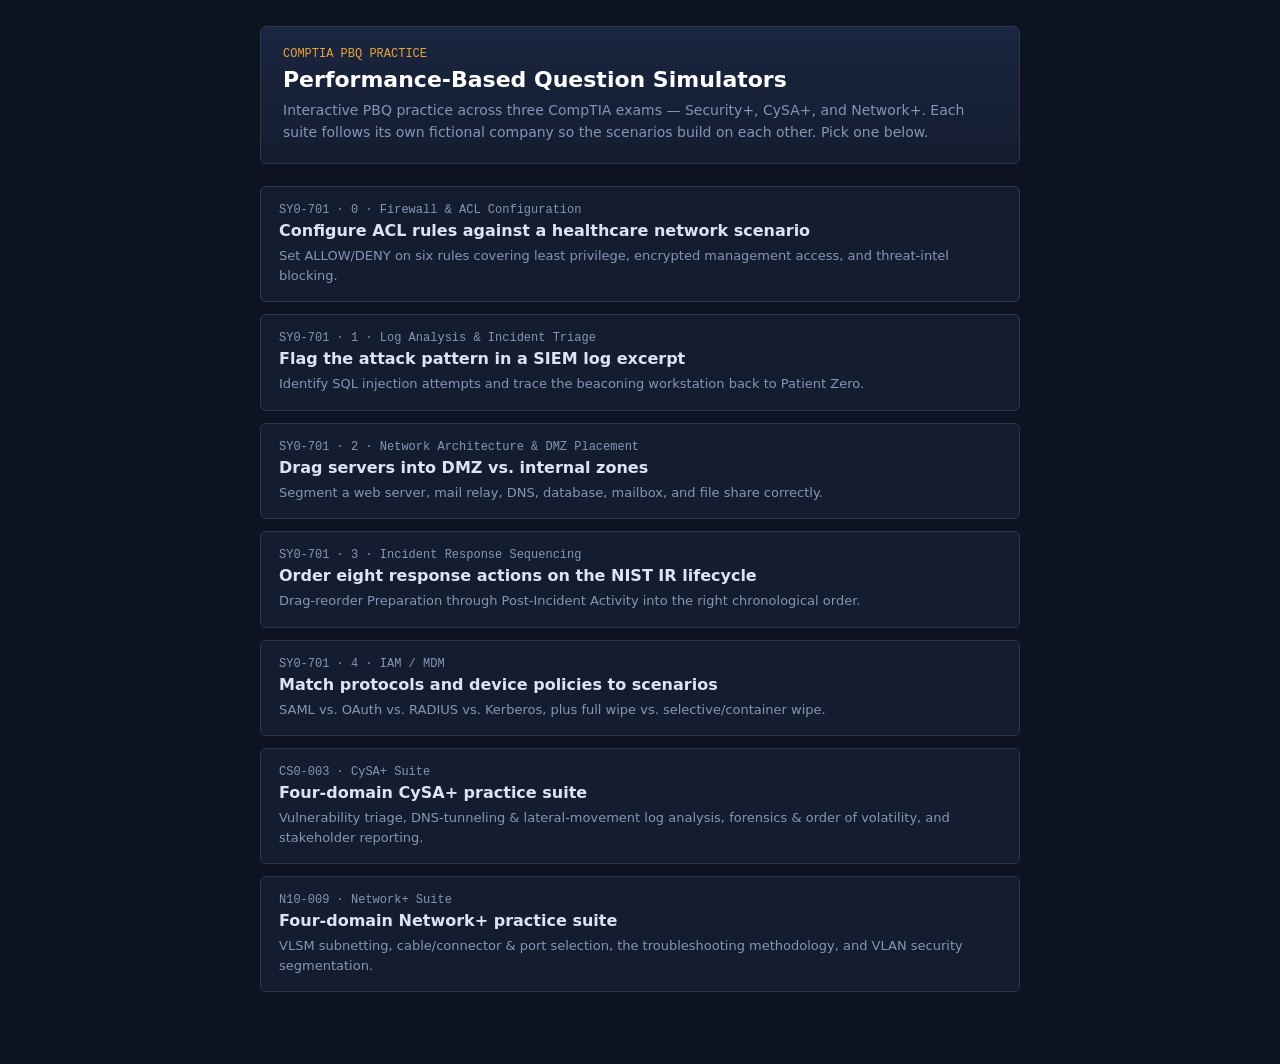
<file: index.html>
<!DOCTYPE html>
<html lang="en">
<head>
<meta charset="UTF-8">
<title>Security+ PBQ Practice — Index</title>
<style>
  :root{
    --bg:#0d1321; --panel:#141d2f; --panel-2:#1a2540; --line:#2a3654;
    --text:#dbe4f5; --muted:#8496b8; --amber:#e8a33d; --cyan:#4fc3d9;
    --mono:'Consolas','SFMono-Regular','Menlo',monospace; --sans:'Segoe UI',system-ui,sans-serif;
  }
  *{box-sizing:border-box;}
  body{margin:0;background:var(--bg);color:var(--text);font-family:var(--sans);padding:26px 16px 60px;}
  .wrap{max-width:760px;margin:0 auto;}
  .banner{border:1px solid var(--line);background:linear-gradient(180deg,var(--panel-2),var(--panel));border-radius:6px;padding:20px 22px;margin-bottom:22px;}
  .tag{font-family:var(--mono);font-size:12px;color:var(--amber);}
  h1{margin:6px 0 8px;font-size:22px;font-weight:600;color:#fff;}
  .banner p{margin:0;color:var(--muted);font-size:14px;line-height:1.55;}
  .card{
    display:block;text-decoration:none;color:var(--text);
    background:var(--panel);border:1px solid var(--line);border-radius:6px;
    padding:16px 18px;margin-bottom:12px;transition:border-color .15s;
  }
  .card:hover{border-color:var(--cyan);}
  .card .num{font-family:var(--mono);font-size:12px;color:var(--muted);}
  .card h2{margin:4px 0 6px;font-size:16px;font-weight:600;}
  .card p{margin:0;font-size:13px;color:var(--muted);line-height:1.5;}
</style>
</head>
<body>
<div class="wrap">
  <div class="banner">
    <div class="tag">COMPTIA PBQ PRACTICE</div>
    <h1>Performance-Based Question Simulators</h1>
    <p>Interactive PBQ practice across three CompTIA exams — Security+, CySA+, and Network+. Each suite follows its own fictional company so the scenarios build on each other. Pick one below.</p>
  </div>

  <a class="card" href="security-plus-pbq.html">
    <div class="num">SY0-701 · 0 · Firewall &amp; ACL Configuration</div>
    <h2>Configure ACL rules against a healthcare network scenario</h2>
    <p>Set ALLOW/DENY on six rules covering least privilege, encrypted management access, and threat-intel blocking.</p>
  </a>

  <a class="card" href="security-plus-pbq-suite.html#log">
    <div class="num">SY0-701 · 1 · Log Analysis &amp; Incident Triage</div>
    <h2>Flag the attack pattern in a SIEM log excerpt</h2>
    <p>Identify SQL injection attempts and trace the beaconing workstation back to Patient Zero.</p>
  </a>

  <a class="card" href="security-plus-pbq-suite.html#dmz">
    <div class="num">SY0-701 · 2 · Network Architecture &amp; DMZ Placement</div>
    <h2>Drag servers into DMZ vs. internal zones</h2>
    <p>Segment a web server, mail relay, DNS, database, mailbox, and file share correctly.</p>
  </a>

  <a class="card" href="security-plus-pbq-suite.html#ir">
    <div class="num">SY0-701 · 3 · Incident Response Sequencing</div>
    <h2>Order eight response actions on the NIST IR lifecycle</h2>
    <p>Drag-reorder Preparation through Post-Incident Activity into the right chronological order.</p>
  </a>

  <a class="card" href="security-plus-pbq-suite.html#iam">
    <div class="num">SY0-701 · 4 · IAM / MDM</div>
    <h2>Match protocols and device policies to scenarios</h2>
    <p>SAML vs. OAuth vs. RADIUS vs. Kerberos, plus full wipe vs. selective/container wipe.</p>
  </a>

  <a class="card" href="cysa-pbq-suite.html#vuln">
    <div class="num">CS0-003 · CySA+ Suite</div>
    <h2>Four-domain CySA+ practice suite</h2>
    <p>Vulnerability triage, DNS-tunneling &amp; lateral-movement log analysis, forensics &amp; order of volatility, and stakeholder reporting.</p>
  </a>

  <a class="card" href="network-plus-pbq-suite.html#net">
    <div class="num">N10-009 · Network+ Suite</div>
    <h2>Four-domain Network+ practice suite</h2>
    <p>VLSM subnetting, cable/connector &amp; port selection, the troubleshooting methodology, and VLAN security segmentation.</p>
  </a>
</div>
</body>
</html>
</file>
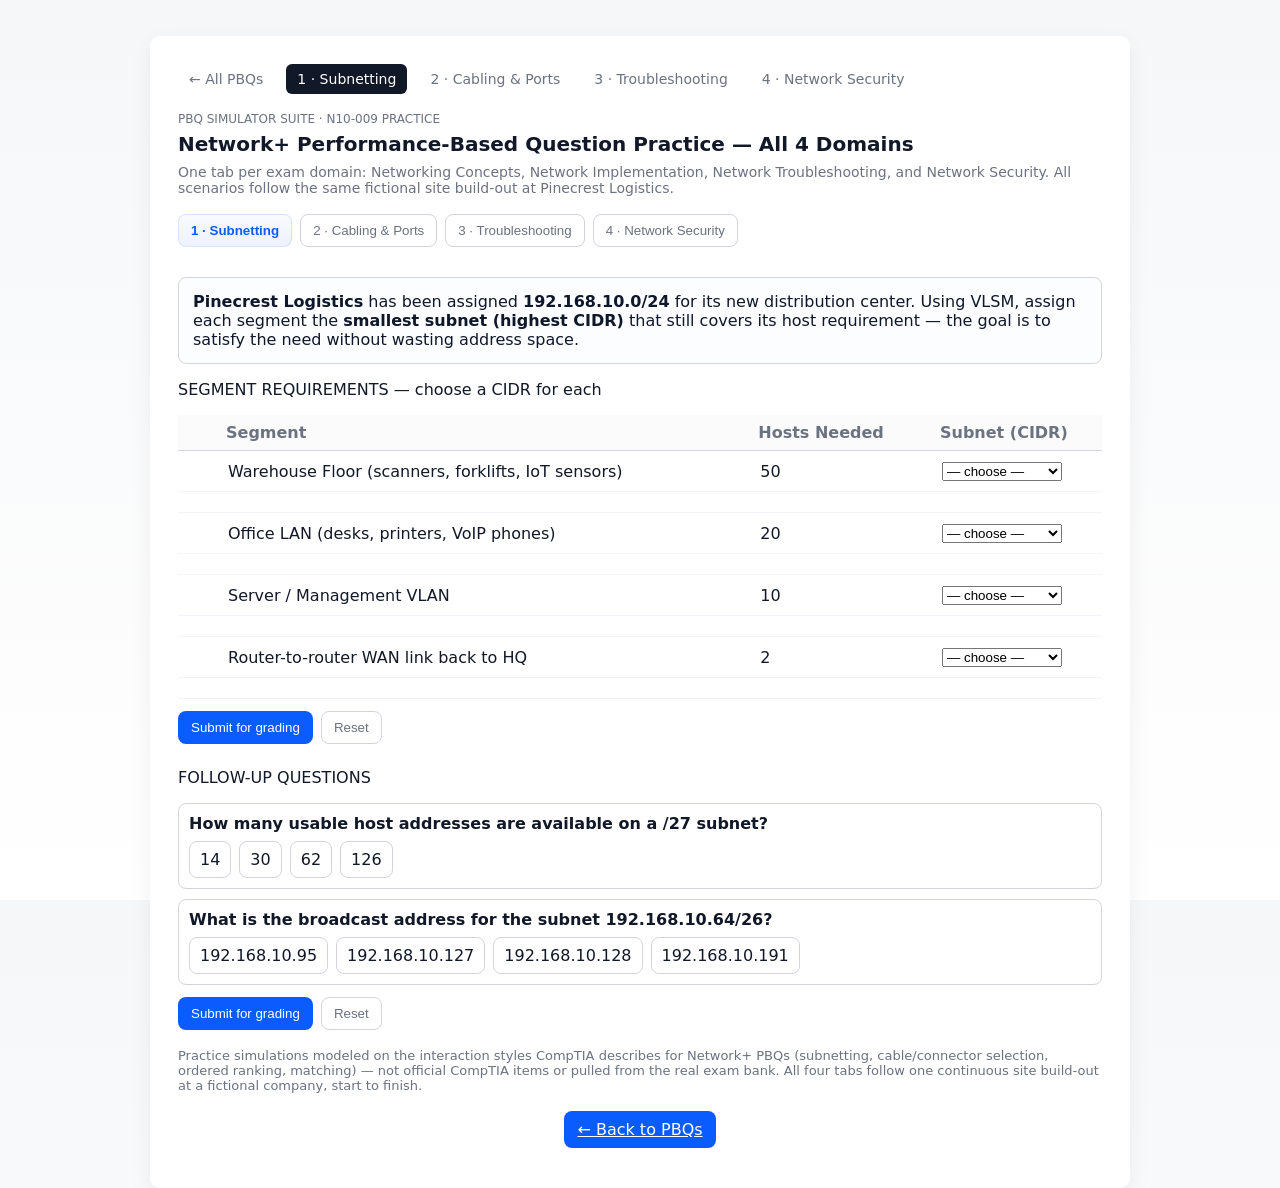
<file: network-plus-pbq.suite.html>
<!DOCTYPE html>
<html lang="en">
<head>
<link rel="stylesheet" href="cysa-pbq.css">
<meta charset="UTF-8">
<title>Network+ PBQ Suite</title>

</head>
<body>
<div class="wrap">

  <nav class="pbq-nav">
    <a href="index.html">← All PBQs</a>
    <a href="network-plus-pbq.suite.html#net" class="current" data-panel-link="net">1 · Subnetting</a>
    <a href="network-plus-pbq.suite.html#impl" data-panel-link="impl">2 · Cabling &amp; Ports</a>
    <a href="network-plus-pbq.suite.html#trouble" data-panel-link="trouble">3 · Troubleshooting</a>
    <a href="network-plus-pbq.suite.html#sec" data-panel-link="sec">4 · Network Security</a>
  </nav>

  <div class="banner">
    <div class="tag">PBQ SIMULATOR SUITE · N10-009 PRACTICE</div>
    <h1>Network+ Performance-Based Question Practice — All 4 Domains</h1>
    <p>One tab per exam domain: Networking Concepts, Network Implementation, Network Troubleshooting, and Network Security. All scenarios follow the same fictional site build-out at Pinecrest Logistics.</p>
  </div>

  <div class="tabs" id="tabs">
    <button class="tab-btn active" data-panel="net">1 · Subnetting</button>
    <button class="tab-btn" data-panel="impl">2 · Cabling &amp; Ports</button>
    <button class="tab-btn" data-panel="trouble">3 · Troubleshooting</button>
    <button class="tab-btn" data-panel="sec">4 · Network Security</button>
  </div>

  <!-- ============ TAB 1: SUBNETTING & ADDRESSING ============ -->
  <div class="panel active" id="panel-net">
    <div class="scenario">
      <strong>Pinecrest Logistics</strong> has been assigned <strong>192.168.10.0/24</strong> for its new distribution center. Using VLSM, assign each segment the <strong>smallest subnet (highest CIDR)</strong> that still covers its host requirement — the goal is to satisfy the need without wasting address space.
    </div>

    <p class="task-label">SEGMENT REQUIREMENTS — choose a CIDR for each</p>
    <table id="subnet-table">
      <thead><tr><th style="width:22px"></th><th>Segment</th><th>Hosts Needed</th><th style="width:170px">Subnet (CIDR)</th></tr></thead>
      <tbody id="subnet-body"></tbody>
    </table>

    <div class="controls">
      <button class="act btn-primary" id="subnet-submit">Submit for grading</button>
      <button class="act btn-ghost" id="subnet-reset">Reset</button>
    </div>
    <div class="score-panel" id="subnet-score">
      <div class="score-head"><span class="score-num" id="subnet-score-num">0/0</span><span class="score-sub">correct</span></div>
      <div class="score-msg" id="subnet-score-msg"></div>
    </div>

    <p class="task-label" style="margin-top:24px;">FOLLOW-UP QUESTIONS</p>
    <div id="subnet-quiz-block"></div>

    <div class="controls">
      <button class="act btn-primary" id="subnetquiz-submit">Submit for grading</button>
      <button class="act btn-ghost" id="subnetquiz-reset">Reset</button>
    </div>
    <div class="score-panel" id="subnetquiz-score">
      <div class="score-head"><span class="score-num" id="subnetquiz-score-num">0/0</span><span class="score-sub">correct</span></div>
      <div class="score-msg" id="subnetquiz-score-msg"></div>
    </div>
  </div>

  <!-- ============ TAB 2: CABLING & PORTS ============ -->
  <div class="panel" id="panel-impl">
    <div class="scenario">
      Facilities is finalizing the physical layer for the distribution center and the WAN link back to HQ. Match each requirement to the cable and connector that actually fits the distance, bandwidth, and environment involved.
    </div>

    <p class="task-label">PART A — CABLE &amp; CONNECTOR SELECTION</p>
    <table id="cable-table">
      <thead><tr><th style="width:22px"></th><th>Requirement</th><th>Distance / Notes</th><th style="width:220px">Cable &amp; Connector</th></tr></thead>
      <tbody id="cable-body"></tbody>
    </table>

    <div class="controls">
      <button class="act btn-primary" id="cable-submit">Submit for grading</button>
      <button class="act btn-ghost" id="cable-reset">Reset</button>
    </div>
    <div class="score-panel" id="cable-score">
      <div class="score-head"><span class="score-num" id="cable-score-num">0/0</span><span class="score-sub">correct</span></div>
      <div class="score-msg" id="cable-score-msg"></div>
    </div>

    <p class="task-label" style="margin-top:24px;">PART B — WELL-KNOWN PORTS</p>
    <div id="ports-block"></div>

    <div class="controls">
      <button class="act btn-primary" id="ports-submit">Submit for grading</button>
      <button class="act btn-ghost" id="ports-reset">Reset</button>
    </div>
    <div class="score-panel" id="ports-score">
      <div class="score-head"><span class="score-num" id="ports-score-num">0/0</span><span class="score-sub">correct</span></div>
      <div class="score-msg" id="ports-score-msg"></div>
    </div>
  </div>

  <!-- ============ TAB 3: TROUBLESHOOTING ============ -->
  <div class="panel" id="panel-trouble">
    <div class="scenario">
      Users at the distribution center are reporting intermittent connectivity. Work the problem using <strong>CompTIA's structured troubleshooting methodology</strong> — order the steps correctly, then match the right tool to each situation below.
    </div>

    <p class="task-label">PART A — DRAG TO ORDER, FIRST STEP AT THE TOP</p>
    <ul class="sortable" id="method-list"></ul>

    <div class="controls">
      <button class="act btn-primary" id="method-submit">Submit for grading</button>
      <button class="act btn-ghost" id="method-reset">Reset</button>
    </div>
    <div class="score-panel" id="method-score">
      <div class="score-head"><span class="score-num" id="method-score-num">0/0</span><span class="score-sub">in correct position</span></div>
      <div class="score-msg" id="method-score-msg"></div>
    </div>

    <p class="task-label" style="margin-top:24px;">PART B — PICK THE RIGHT TOOL</p>
    <div id="tool-block"></div>

    <div class="controls">
      <button class="act btn-primary" id="tool-submit">Submit for grading</button>
      <button class="act btn-ghost" id="tool-reset">Reset</button>
    </div>
    <div class="score-panel" id="tool-score">
      <div class="score-head"><span class="score-num" id="tool-score-num">0/0</span><span class="score-sub">correct</span></div>
      <div class="score-msg" id="tool-score-msg"></div>
    </div>
  </div>

  <!-- ============ TAB 4: NETWORK SECURITY ============ -->
  <div class="panel" id="panel-sec">
    <div class="scenario">
      Pinecrest wants a compromised warehouse scanner to never be able to reach the corporate LAN or a switch's management interface. Assign each device type to the correct VLAN, then answer four questions about the controls that enforce that segmentation.
    </div>

    <p class="task-label">PART A — ASSIGN EACH DEVICE TO A VLAN</p>
    <table id="vlan-table">
      <thead><tr><th style="width:22px"></th><th>Device</th><th>Notes</th><th style="width:230px">VLAN</th></tr></thead>
      <tbody id="vlan-body"></tbody>
    </table>

    <div class="controls">
      <button class="act btn-primary" id="vlan-submit">Submit for grading</button>
      <button class="act btn-ghost" id="vlan-reset">Reset</button>
    </div>
    <div class="score-panel" id="vlan-score">
      <div class="score-head"><span class="score-num" id="vlan-score-num">0/0</span><span class="score-sub">correct</span></div>
      <div class="score-msg" id="vlan-score-msg"></div>
    </div>

    <p class="task-label" style="margin-top:24px;">PART B — NAME THE CONTROL</p>
    <div id="secconcept-block"></div>

    <div class="controls">
      <button class="act btn-primary" id="secconcept-submit">Submit for grading</button>
      <button class="act btn-ghost" id="secconcept-reset">Reset</button>
    </div>
    <div class="score-panel" id="secconcept-score">
      <div class="score-head"><span class="score-num" id="secconcept-score-num">0/0</span><span class="score-sub">correct</span></div>
      <div class="score-msg" id="secconcept-score-msg"></div>
    </div>
  </div>

  <div class="footnote">
    Practice simulations modeled on the interaction styles CompTIA describes for Network+ PBQs (subnetting, cable/connector selection, ordered ranking, matching) — not official CompTIA items or pulled from the real exam bank. All four tabs follow one continuous site build-out at a fictional company, start to finish.
  </div>

    <div class="controls" style="justify-content:center;margin-top:18px;">
      <a class="act btn-primary" id="back-pbqs" href="https://comptia.morninglightsolutions.com" target="_blank" rel="noopener">← Back to PBQs</a>
    </div>

</div>

<script src="network-plus-pbq.js"></script>
</body>
</html>
</file>
<file: cysa-pbq.css>
/* Minimal theme to match the index look for Network+ PBQ pages */
:root{
  --bg:#f6f7f9; --muted:#6b7280; --accent:#0b5cff; --ok:#16a34a; --bad:#ef4444; --line:#d1d5db; --panel:#ffffff; --shadow:rgba(16,24,40,0.06);
}
*{box-sizing:border-box}
html,body{height:100%}
body{
  margin:0; font-family:Inter, ui-sans-serif, system-ui, -apple-system, "Segoe UI", Roboto, "Helvetica Neue", Arial;
  background:linear-gradient(180deg,var(--bg),#ffffff); color:#111827; -webkit-font-smoothing:antialiased;
}
.wrap{max-width:980px;margin:36px auto;padding:28px;background:var(--panel);border-radius:10px;box-shadow:0 8px 24px var(--shadow);}

/* Navigation */
.pbq-nav{display:flex;gap:12px;margin-bottom:18px;flex-wrap:wrap}
.pbq-nav a{color:var(--muted);text-decoration:none;padding:6px 10px;border-radius:6px;border:1px solid transparent;font-size:14px}
.pbq-nav a.current{background:#111827;color:#fff;border-color:rgba(0,0,0,0.06)}

.banner .tag{font-size:12px;color:var(--muted);margin-bottom:6px}
.banner h1{margin:0 0 8px 0;font-size:20px}
.banner p{margin:0;color:var(--muted);font-size:14px}

/* Tabs */
.tabs{display:flex;gap:8px;margin:18px 0}
.tab-btn{background:transparent;border:1px solid var(--line);padding:8px 12px;border-radius:8px;cursor:pointer;color:var(--muted)}
.tab-btn.active{background:linear-gradient(180deg,#f8fafc,#eef2ff);border-color:rgba(11,92,255,0.12);color:var(--accent);font-weight:600}

/* Panels */
.panel{display:none;padding-top:12px}
.panel.active{display:block}
.scenario{background:#fbfdff;border:1px solid var(--line);padding:14px;border-radius:8px;margin-bottom:14px;color:#0f172a}

/* Tables */
table{width:100%;border-collapse:collapse;margin-bottom:8px}
thead th{background:#fbfbfc;text-align:left;padding:8px;border-bottom:1px solid var(--line);color:var(--muted);font-weight:600}
tbody td{padding:10px;border-bottom:1px solid #f1f5f9;vertical-align:middle}

.controls{display:flex;gap:8px;margin:12px 0}
.act{padding:8px 12px;border-radius:8px;border:1px solid transparent;cursor:pointer}
.btn-primary{background:var(--accent);color:#fff;border-color:rgba(11,92,255,0.12)}
.btn-ghost{background:transparent;color:var(--muted);border:1px solid var(--line)}

.score-panel{display:none;margin-top:10px;padding:10px;border-radius:8px;border:1px solid var(--line);background:#fff}
.score-panel.visible{display:block}
.score-head{display:flex;align-items:baseline;gap:8px}
.score-num{font-weight:700;font-size:14px;padding:4px 8px;border-radius:6px}
.score-num.pass{background:rgba(22,163,74,0.12);color:var(--ok)}
.score-num.fail{background:rgba(239,68,68,0.06);color:var(--bad)}
.score-sub{color:var(--muted);font-size:13px}
.score-msg{color:var(--muted);font-size:13px;margin-top:6px}

/* Question blocks & options */
.qblock{border:1px solid var(--line);padding:10px;border-radius:8px;margin-bottom:10px;background:#fff}
.qtext{font-weight:600;margin-bottom:8px}
.qrow{display:flex;gap:8px;flex-wrap:wrap}
.radio-opt{padding:8px 10px;border-radius:8px;border:1px solid var(--line);cursor:pointer;background:transparent;color:#111827}
.radio-opt.picked{border-color:var(--accent);background:linear-gradient(180deg,#eef2ff,#f8fbff)}
.radio-opt[disabled]{opacity:0.5}
.explain{display:none;margin-top:8px;color:var(--muted);font-size:13px}
.qblock .explain{display:none}
.qblock.show-explain .explain{display:block}

/* verdict icons and graded rows */
.verdict-icon{display:inline-block;width:20px;text-align:center;font-weight:700}
.verdict-icon.ok{color:var(--ok)}
.verdict-icon.bad{color:var(--bad)}
.graded-correct{background:rgba(22,163,74,0.04)}
.graded-wrong{background:rgba(239,68,68,0.03)}
.show-explain .explain{display:block}

/* Draggable list */
.sortable{list-style:none;padding:0;margin:8px 0;border:1px dashed var(--line);border-radius:8px}
.sortable li{padding:12px;display:flex;align-items:center;gap:10px;border-bottom:1px solid #f1f5f9;background:#fff}
.sortable li:last-child{border-bottom:none}
.sortable li.dragging{opacity:0.6}
.handle{cursor:grab;color:var(--muted);}
.step-tag{margin-left:auto;color:var(--muted);font-size:12px}

.footnote{margin-top:18px;color:var(--muted);font-size:13px}

/* small responsive tweaks */
@media (max-width:640px){.wrap{margin:18px;padding:16px}.tabs{flex-wrap:wrap}.qrow{flex-direction:column}.pbq-nav{gap:6px}}

/* utility */
.hidden{display:none}
</file>
